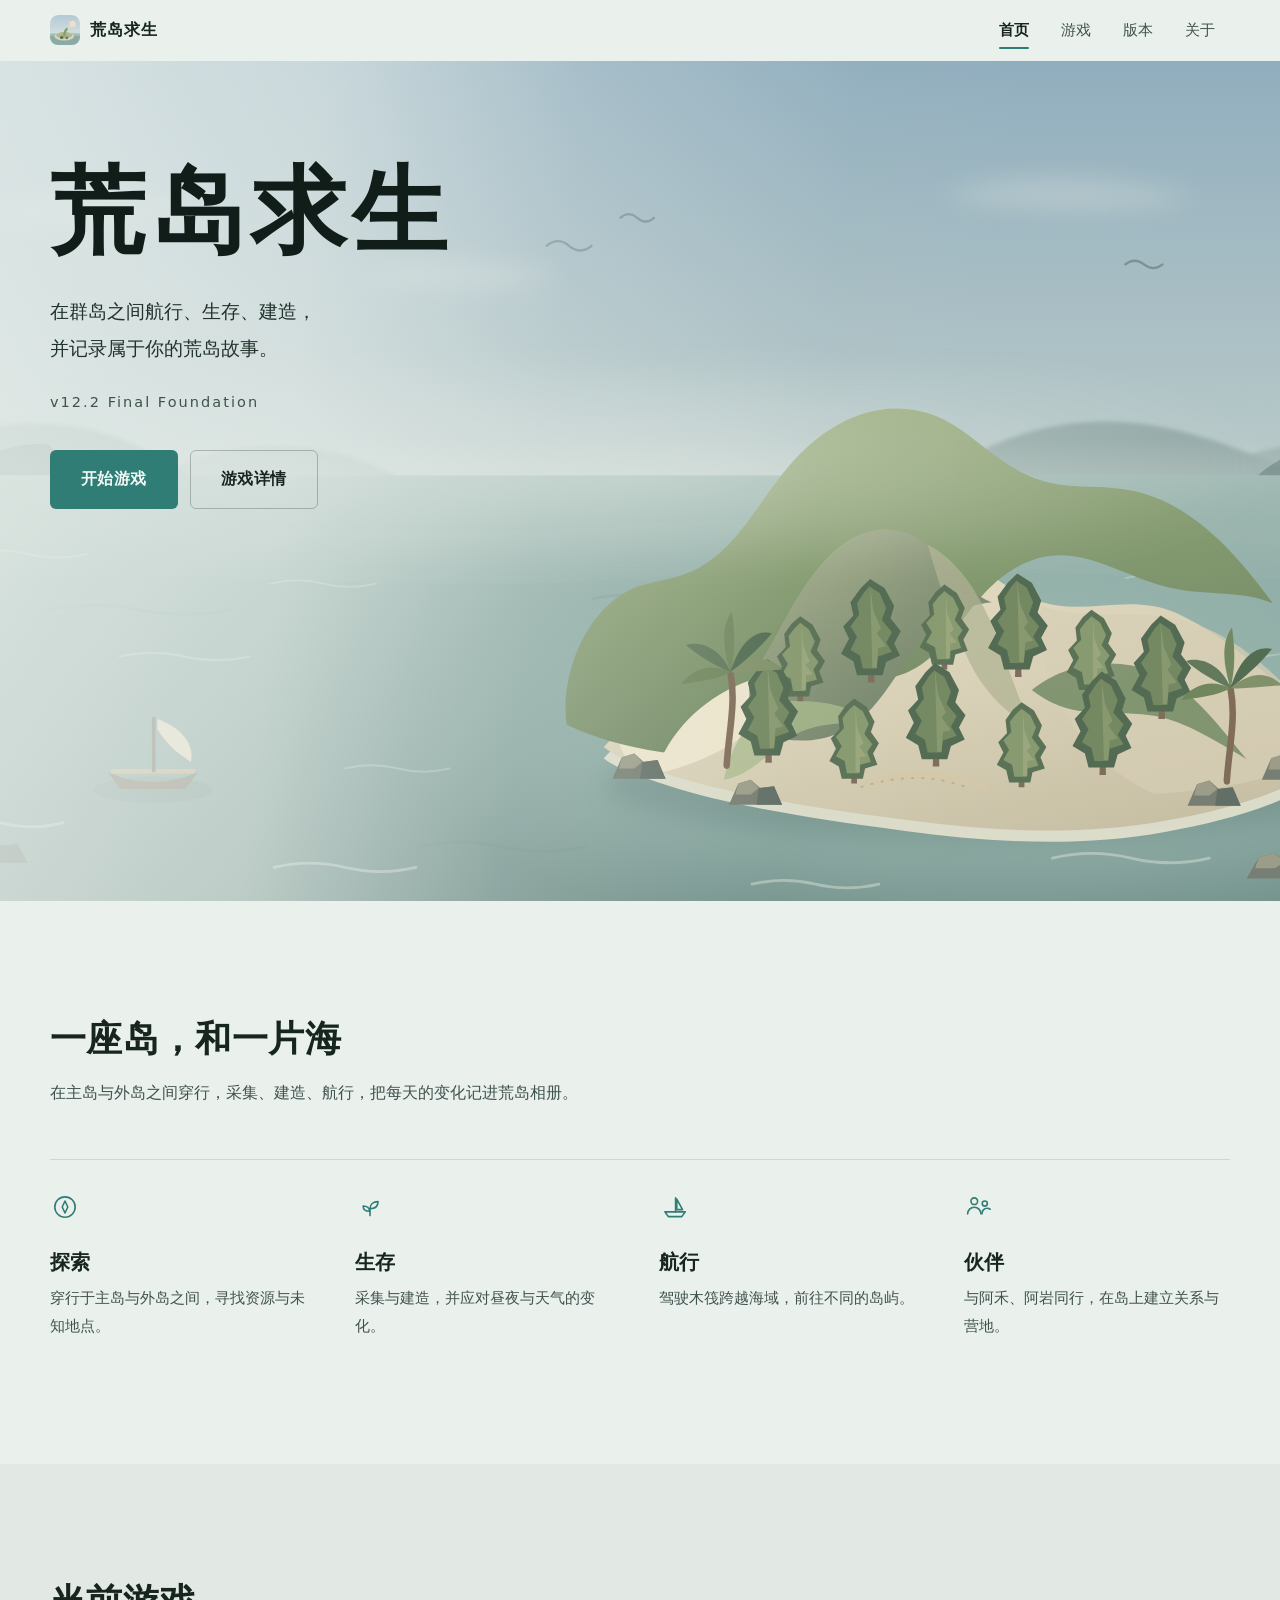
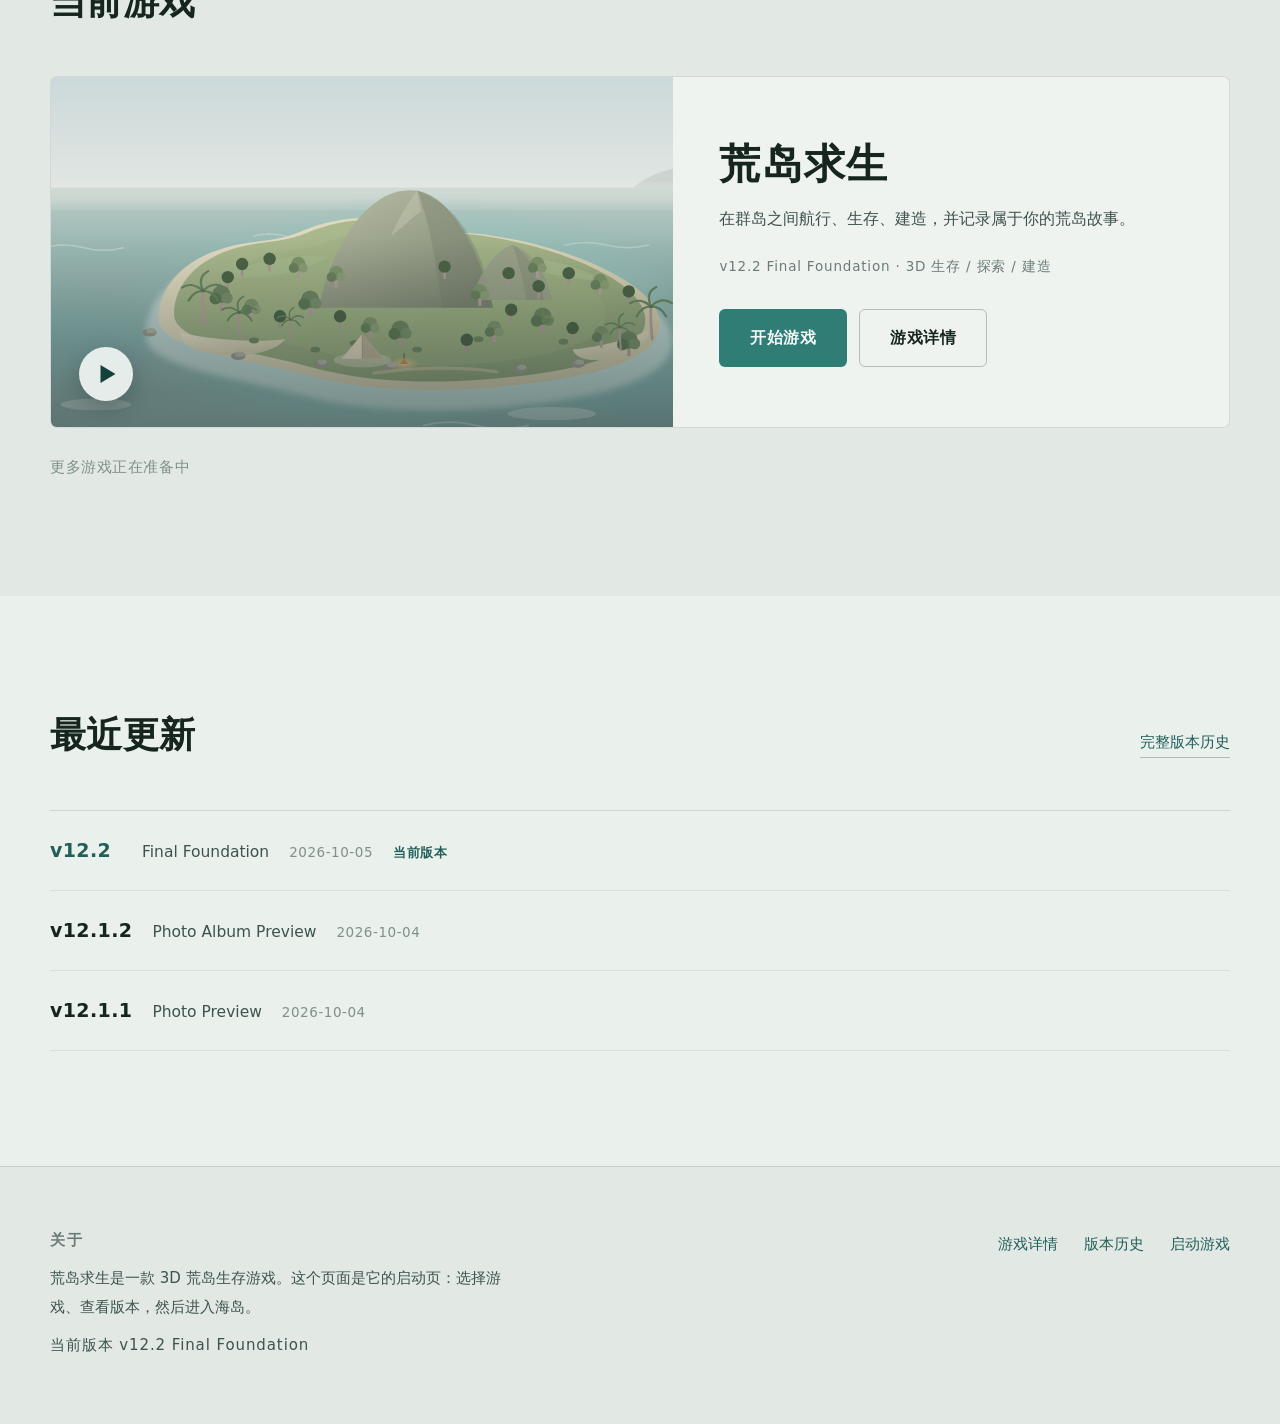
<file: index.html>
<!DOCTYPE html>
<html lang="zh-CN">
<head>
<meta charset="utf-8">
<meta name="viewport" content="width=device-width, initial-scale=1">
<title>荒岛求生</title>
<meta name="description" content="荒岛求生：在群岛之间航行、生存、建造，并记录属于你的荒岛故事。">
<link rel="icon" href="assets/icons/island-mark.svg" type="image/svg+xml">
<link rel="stylesheet" href="style.css?v=20261005-6">
</head>
<body class="page-home">
<a class="skip-link" href="#main">跳到主要内容</a>

<header class="site-header" id="siteHeader">
  <div class="shell header-inner">
    <a class="brand" href="index.html">
      <svg class="brand-mark" viewBox="0 0 40 40" aria-hidden="true">
        <defs>
          <linearGradient id="bmSky" x1="0" y1="0" x2="0" y2="1">
            <stop offset="0" stop-color="#b4c9d6"></stop>
            <stop offset="1" stop-color="#e6ebe6"></stop>
          </linearGradient>
        </defs>
        <rect width="40" height="40" rx="11" fill="url(#bmSky)"></rect>
        <circle cx="30" cy="12" r="4.4" fill="#f2e3c2" opacity="0.9"></circle>
        <path d="M0 25h40v15H0z" fill="#8baaa6"></path>
        <path d="M0 25c6-2 12 2 20 0s14-2 20 0v3H0z" fill="#a9c6bf" opacity="0.75"></path>
        <ellipse cx="19" cy="28.5" rx="13" ry="5.4" fill="#dbd5ba"></ellipse>
        <ellipse cx="19" cy="27" rx="10.6" ry="4.4" fill="#acba8f"></ellipse>
        <path d="M19 27c0-4 1.5-6.6 3.2-8.2" stroke="#8a9c73" stroke-width="3.2" fill="none" stroke-linecap="round"></path>
        <circle cx="15.6" cy="30" r="2.4" fill="#5e7753"></circle>
        <circle cx="22.4" cy="30.4" r="2" fill="#6c8460"></circle>
      </svg>
      <span class="brand-name">荒岛求生</span>
    </a>

    <button class="nav-toggle" id="navToggle" type="button" aria-expanded="false" aria-controls="primaryNav">
      <span class="nav-toggle-bars" aria-hidden="true"><i></i><i></i><i></i></span>
      <span>菜单</span>
    </button>

    <nav class="primary-nav" id="primaryNav" aria-label="主导航">
      <ul>
        <li><a href="index.html">首页</a></li>
        <li><a href="#games">游戏</a></li>
        <li><a href="versions.html">版本</a></li>
        <li><a href="#about">关于</a></li>
      </ul>
    </nav>
  </div>
</header>

<main id="main">

  <!-- ================= 启动 ================= -->
  <section class="hero" id="top">
    <div class="hero-art" aria-hidden="true"></div>
    <div class="hero-fog" aria-hidden="true"></div>
    <div class="hero-veil" aria-hidden="true"></div>

    <div class="shell hero-inner reveal">
      <h1>荒岛求生</h1>
      <p class="hero-lede">在群岛之间航行、生存、建造，<br>并记录属于你的荒岛故事。</p>
      <p class="hero-version" id="heroVersion">—</p>
      <div class="btn-row">
        <a class="btn btn-primary" id="heroPlay" href="games/island-survival.html">开始游戏</a>
        <a class="btn btn-line" href="game.html">游戏详情</a>
      </div>
    </div>

    <div class="hero-tide" aria-hidden="true">
      <svg viewBox="0 0 1200 200" preserveAspectRatio="none">
        <path d="M0 128 C 150 108, 300 150, 450 128 S 750 106, 900 132 S 1100 154, 1200 126 L1200 200 L0 200 Z" fill="currentColor" opacity="0.35"></path>
        <path d="M0 158 C 180 140, 340 180, 520 160 S 820 138, 1000 164 S 1140 180, 1200 162 L1200 200 L0 200 Z" fill="currentColor" opacity="0.6"></path>
      </svg>
    </div>
  </section>

  <!-- ================= 游戏简介 ================= -->
  <section class="section" id="intro">
    <div class="shell">
      <div class="section-head reveal">
        <h2 class="section-title">一座岛，和一片海</h2>
        <p class="section-desc" id="introLead">在主岛与外岛之间穿行，采集、建造、航行，把每天的变化记进荒岛相册。</p>
      </div>
      <div class="themes" id="introThemes"><!-- 由 app.js 渲染 --></div>
    </div>
  </section>

  <!-- ================= 游戏大厅 ================= -->
  <section class="section section--tint" id="games">
    <div class="shell">
      <div class="section-head reveal">
        <h2 class="section-title">当前游戏</h2>
      </div>
      <div id="lobbyGames"><!-- 由 app.js 渲染 --></div>
      <p class="lobby-more">更多游戏正在准备中</p>
    </div>
  </section>

  <!-- ================= 最近更新 ================= -->
  <section class="section" id="versions">
    <div class="shell">
      <div class="section-head section-head--row reveal">
        <h2 class="section-title">最近更新</h2>
        <a class="more-link" href="versions.html">完整版本历史</a>
      </div>
      <div class="releases" id="recentReleases"><!-- 由 app.js 渲染 --></div>
    </div>
  </section>

</main>

<footer class="site-footer" id="about">
  <div class="shell footer-inner">
    <div class="footer-about">
      <h2>关于</h2>
      <p>荒岛求生是一款 3D 荒岛生存游戏。这个页面是它的启动页：选择游戏、查看版本，然后进入海岛。</p>
      <p class="footer-version" id="footerVersion">—</p>
    </div>
    <nav class="footer-links" aria-label="页脚导航">
      <a href="game.html">游戏详情</a>
      <a href="versions.html">版本历史</a>
      <a href="games/island-survival.html">启动游戏</a>
    </nav>
  </div>
</footer>

<script src="data/games.js"></script>
<script src="data/releases.js?v=20261005-2"></script>
<script src="data/controls.js?v=20261005-3"></script>
<script src="data/screenshots.js"></script>
<script src="app.js?v=20261005-5"></script>
</body>
</html>
</file>
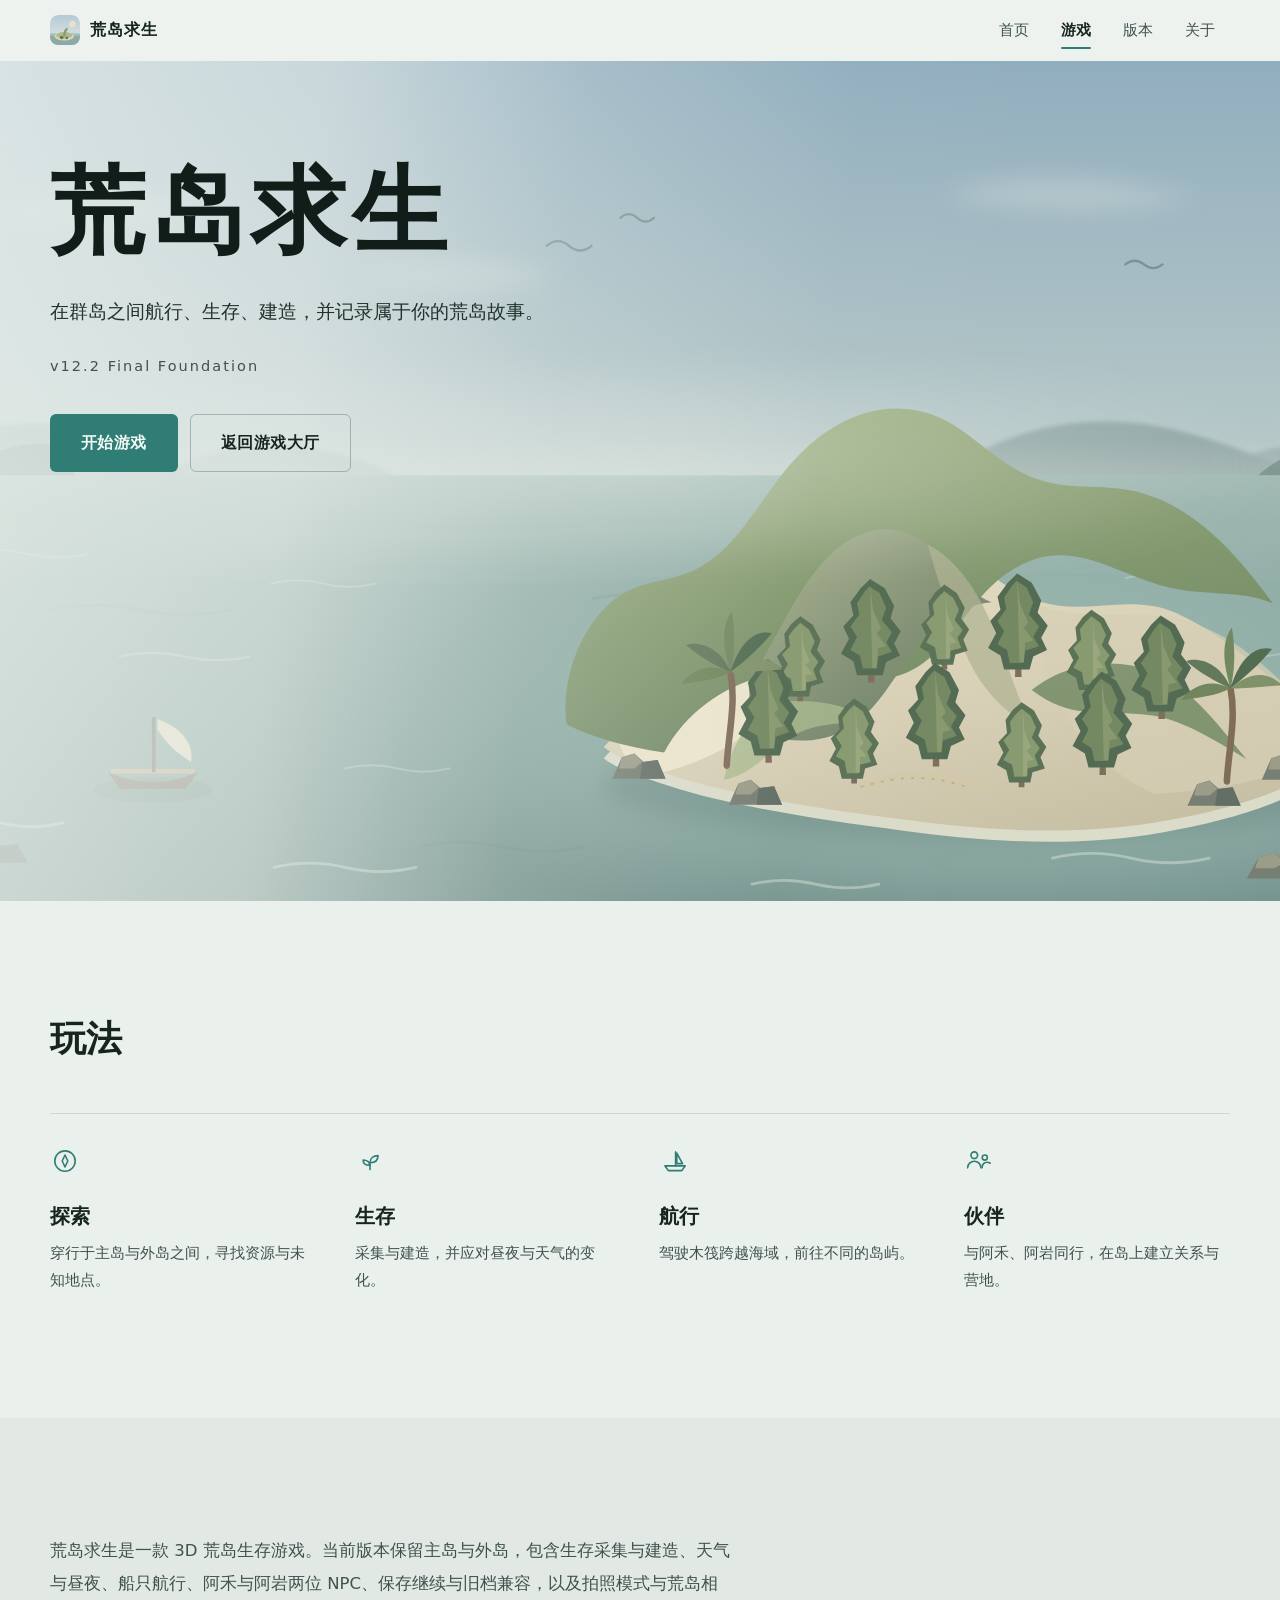
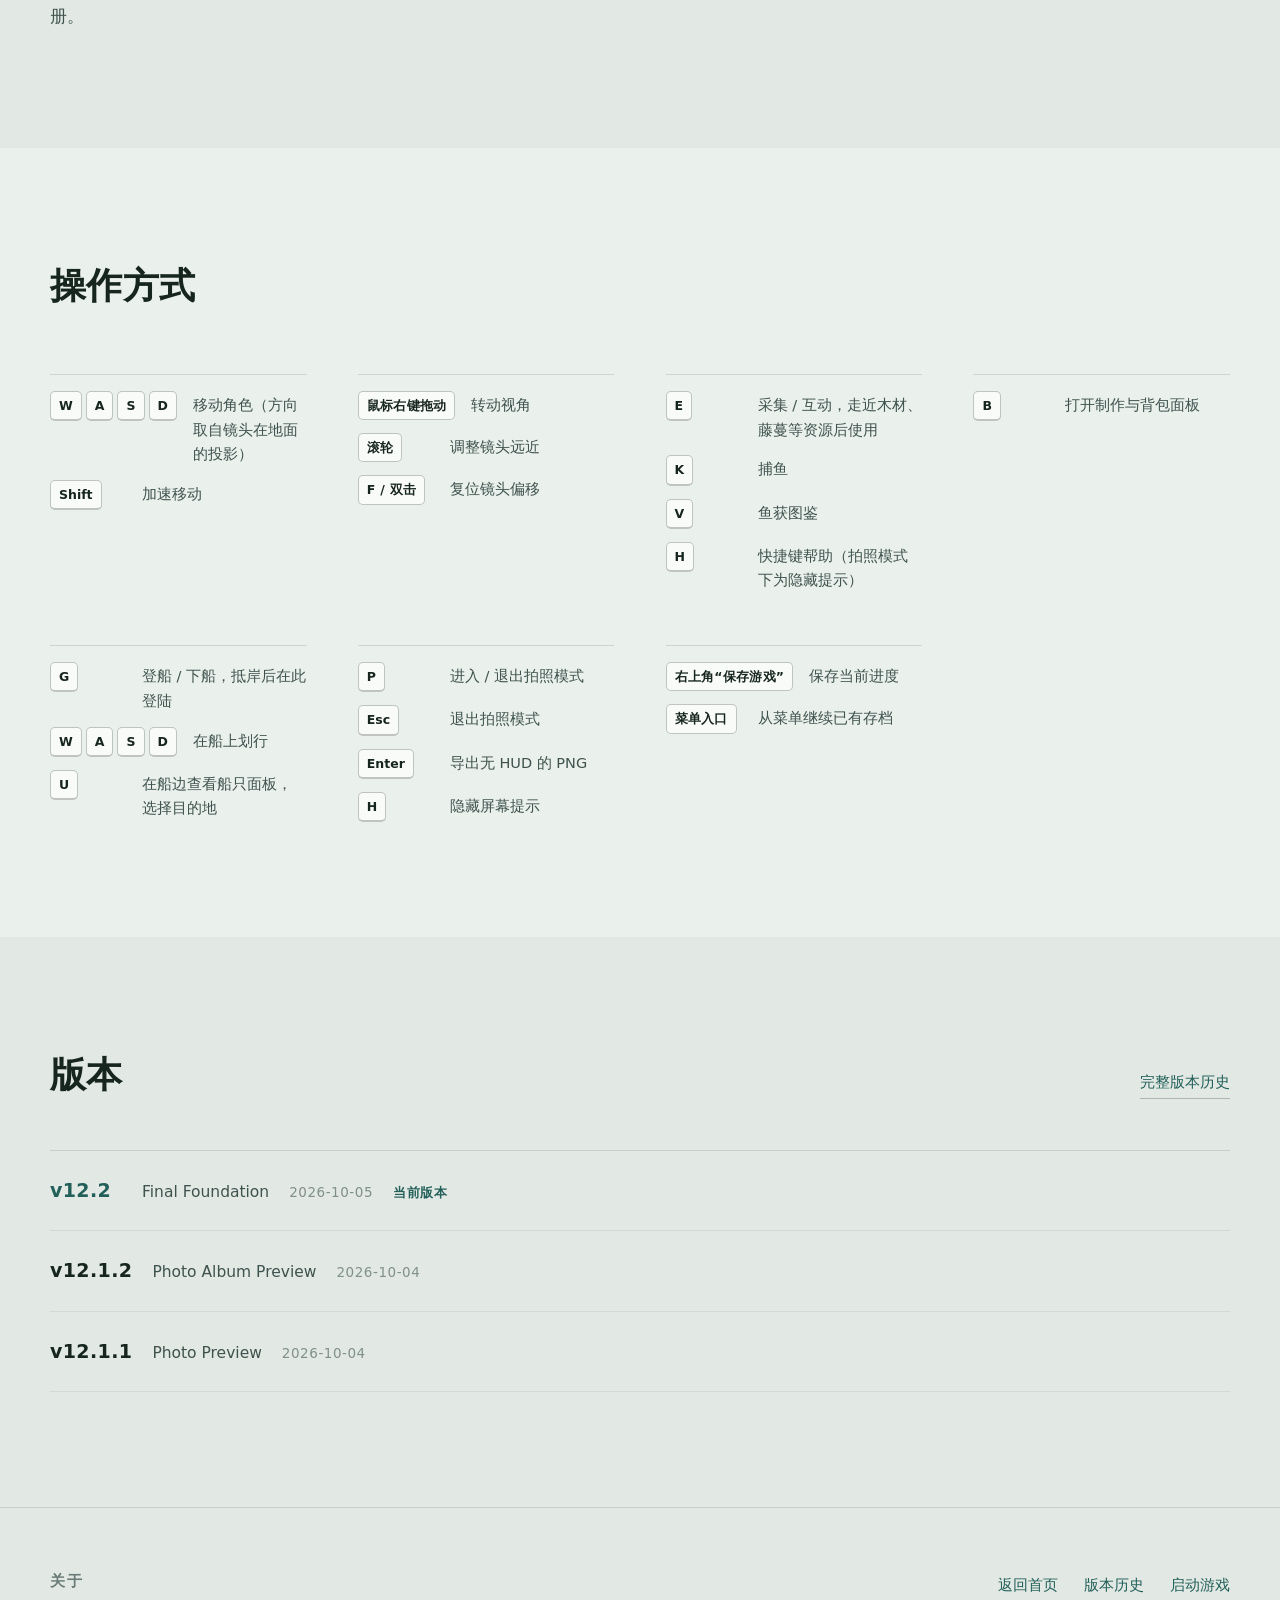
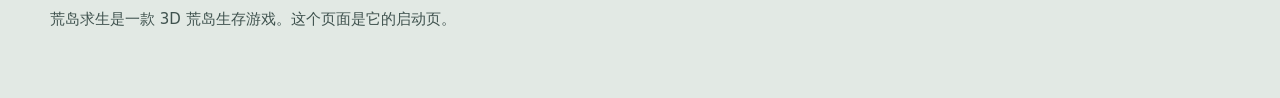
<file: game.html>
<!DOCTYPE html>
<html lang="zh-CN">
<head>
<meta charset="utf-8">
<meta name="viewport" content="width=device-width, initial-scale=1">
<title>荒岛求生 · 游戏详情</title>
<meta name="description" content="荒岛求生游戏详情：玩法、操作方式、当前版本与启动入口。">
<link rel="icon" href="assets/icons/island-mark.svg" type="image/svg+xml">
<link rel="stylesheet" href="style.css?v=20261005-6">
</head>
<body class="page-game">
<a class="skip-link" href="#main">跳到主要内容</a>

<header class="site-header" id="siteHeader">
  <div class="shell header-inner">
    <a class="brand" href="index.html">
      <svg class="brand-mark" viewBox="0 0 40 40" aria-hidden="true">
        <defs>
          <linearGradient id="bmSky" x1="0" y1="0" x2="0" y2="1">
            <stop offset="0" stop-color="#b4c9d6"></stop>
            <stop offset="1" stop-color="#e6ebe6"></stop>
          </linearGradient>
        </defs>
        <rect width="40" height="40" rx="11" fill="url(#bmSky)"></rect>
        <circle cx="30" cy="12" r="4.4" fill="#f2e3c2" opacity="0.9"></circle>
        <path d="M0 25h40v15H0z" fill="#8baaa6"></path>
        <path d="M0 25c6-2 12 2 20 0s14-2 20 0v3H0z" fill="#a9c6bf" opacity="0.75"></path>
        <ellipse cx="19" cy="28.5" rx="13" ry="5.4" fill="#dbd5ba"></ellipse>
        <ellipse cx="19" cy="27" rx="10.6" ry="4.4" fill="#acba8f"></ellipse>
        <path d="M19 27c0-4 1.5-6.6 3.2-8.2" stroke="#8a9c73" stroke-width="3.2" fill="none" stroke-linecap="round"></path>
        <circle cx="15.6" cy="30" r="2.4" fill="#5e7753"></circle>
        <circle cx="22.4" cy="30.4" r="2" fill="#6c8460"></circle>
      </svg>
      <span class="brand-name">荒岛求生</span>
    </a>

    <button class="nav-toggle" id="navToggle" type="button" aria-expanded="false" aria-controls="primaryNav">
      <span class="nav-toggle-bars" aria-hidden="true"><i></i><i></i><i></i></span>
      <span>菜单</span>
    </button>

    <nav class="primary-nav" id="primaryNav" aria-label="主导航">
      <ul>
        <li><a href="index.html">首页</a></li>
        <li><a href="index.html#games">游戏</a></li>
        <li><a href="versions.html">版本</a></li>
        <li><a href="index.html#about">关于</a></li>
      </ul>
    </nav>
  </div>
</header>

<main id="main">

  <!-- ================= 详情头图 ================= -->
  <section class="hero hero--detail" id="top">
    <div class="hero-art" aria-hidden="true"></div>
    <div class="hero-fog" aria-hidden="true"></div>
    <div class="hero-veil" aria-hidden="true"></div>
    <div class="shell hero-inner reveal">
      <h1 id="detailTitle">荒岛求生</h1>
      <p class="hero-lede" id="detailLede"></p>
      <p class="hero-version" id="detailVersion">—</p>
      <div class="btn-row" id="detailActions"></div>
    </div>
  </section>

  <!-- ================= 玩法 ================= -->
  <section class="section" id="play">
    <div class="shell">
      <div class="section-head reveal">
        <h2 class="section-title">玩法</h2>
      </div>
      <div class="themes" id="detailThemes"><!-- 由 app.js 渲染 --></div>
    </div>
  </section>

  <!-- ================= 介绍 ================= -->
  <section class="section section--tint" id="intro">
    <div class="shell">
      <div class="prose reveal" id="detailProse"><!-- 由 app.js 渲染 --></div>
    </div>
  </section>

  <!-- ================= 操作方式 ================= -->
  <section class="section" id="controls">
    <div class="shell">
      <div class="section-head section-head--row reveal">
        <h2 class="section-title">操作方式</h2>
      </div>
      <div class="controls" id="detailControls"><!-- 由 app.js 渲染 --></div>
    </div>
  </section>

  <!-- ================= 版本 ================= -->
  <section class="section section--tint" id="versions">
    <div class="shell">
      <div class="section-head section-head--row reveal">
        <h2 class="section-title">版本</h2>
        <a class="more-link" href="versions.html">完整版本历史</a>
      </div>
      <div class="releases" id="detailReleases"><!-- 由 app.js 渲染 --></div>
    </div>
  </section>

  <!-- ================= 画面 ================= -->
  <section class="section section--tight" id="shots">
    <div class="shell">
      <div id="detailShots" class="reveal"><!-- 由 app.js 渲染 --></div>
    </div>
  </section>

</main>

<footer class="site-footer">
  <div class="shell footer-inner">
    <div class="footer-about">
      <h2>关于</h2>
      <p>荒岛求生是一款 3D 荒岛生存游戏。这个页面是它的启动页。</p>
    </div>
    <nav class="footer-links" aria-label="页脚导航">
      <a href="index.html">返回首页</a>
      <a href="versions.html">版本历史</a>
      <a href="games/island-survival.html">启动游戏</a>
    </nav>
  </div>
</footer>

<script src="data/games.js"></script>
<script src="data/releases.js?v=20261005-2"></script>
<script src="data/controls.js?v=20261005-3"></script>
<script src="data/screenshots.js"></script>
<script src="app.js?v=20261005-5"></script>
</body>
</html>
</file>
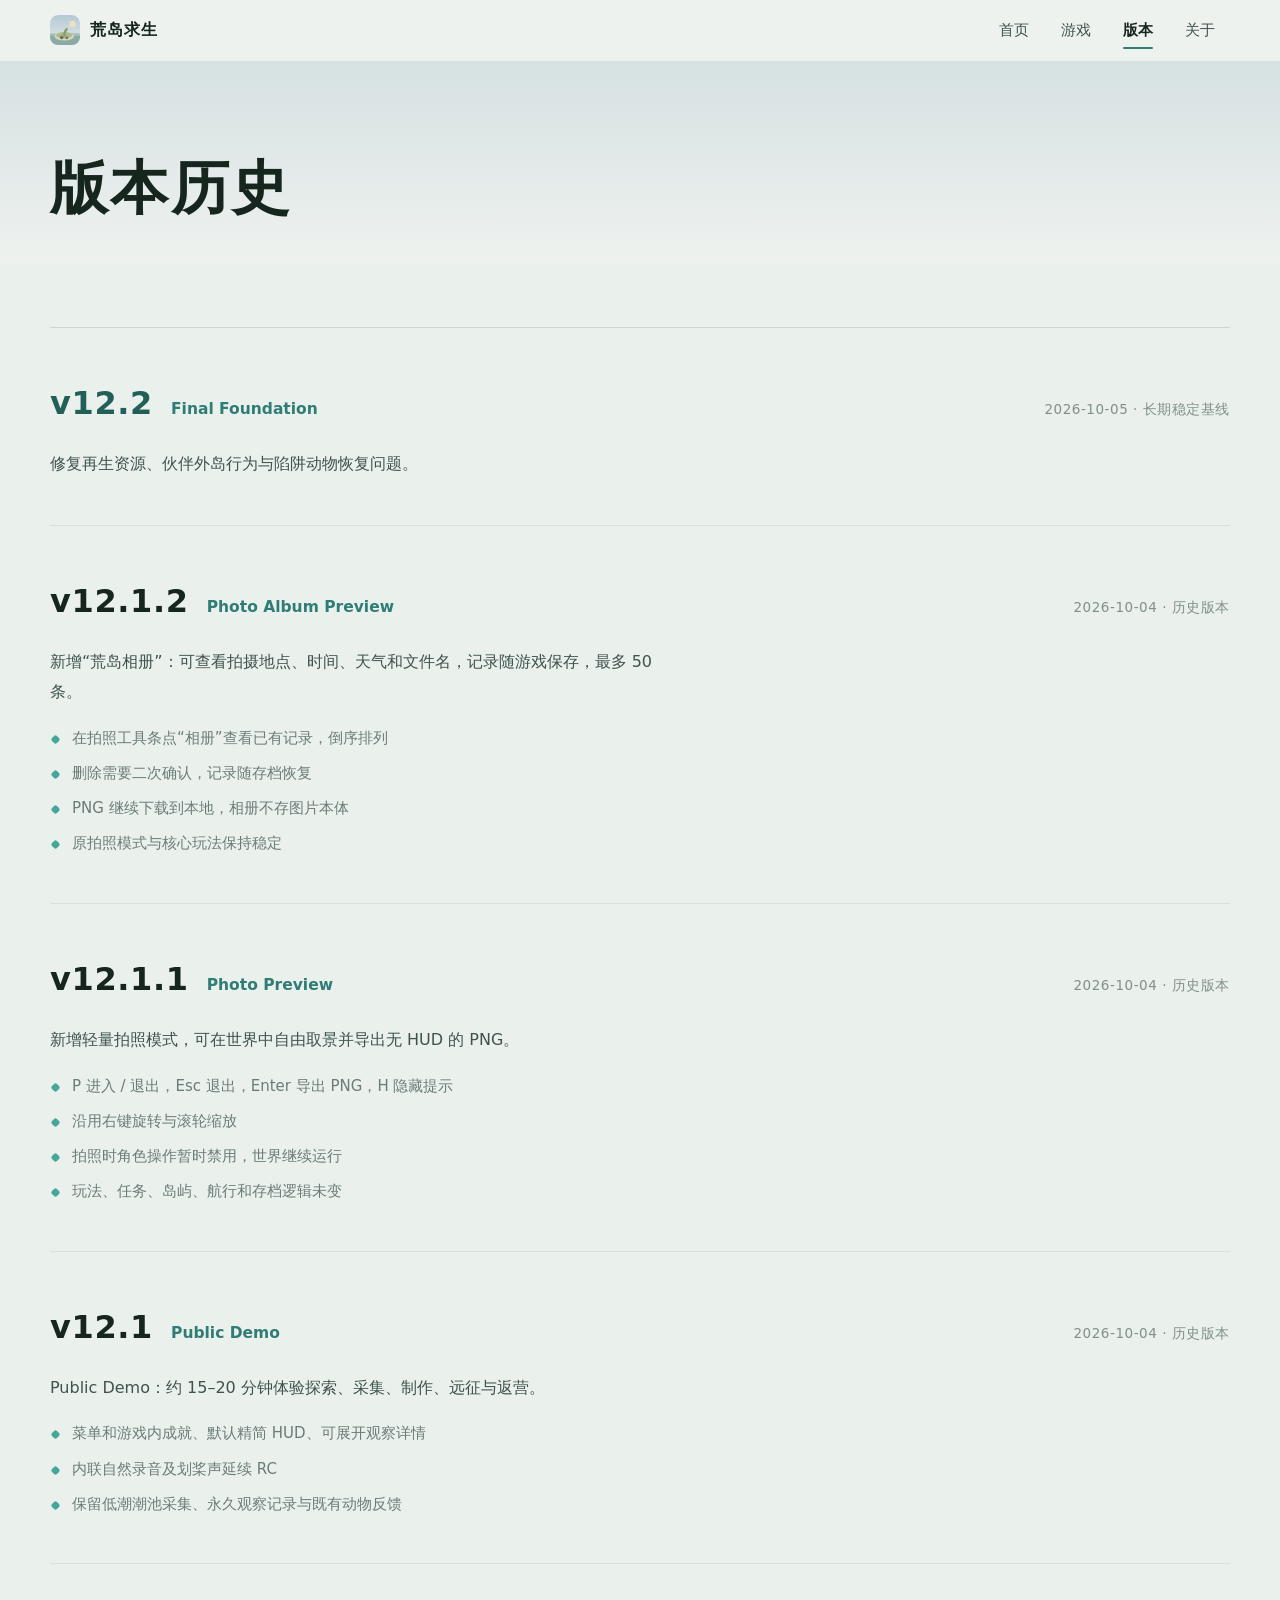
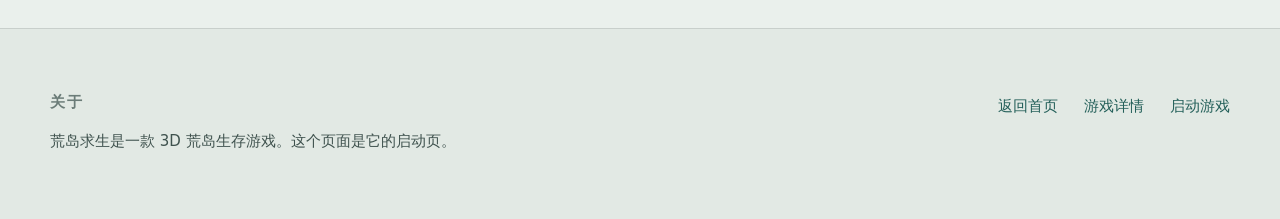
<file: versions.html>
<!DOCTYPE html>
<html lang="zh-CN">
<head>
<meta charset="utf-8">
<meta name="viewport" content="width=device-width, initial-scale=1">
<title>版本历史 · 荒岛求生</title>
<meta name="description" content="荒岛求生的版本历史与更新记录。">
<link rel="icon" href="assets/icons/island-mark.svg" type="image/svg+xml">
<link rel="stylesheet" href="style.css?v=20261005-6">
</head>
<body class="page-versions">
<a class="skip-link" href="#main">跳到主要内容</a>

<header class="site-header" id="siteHeader">
  <div class="shell header-inner">
    <a class="brand" href="index.html">
      <svg class="brand-mark" viewBox="0 0 40 40" aria-hidden="true">
        <defs>
          <linearGradient id="bmSky" x1="0" y1="0" x2="0" y2="1">
            <stop offset="0" stop-color="#b4c9d6"></stop>
            <stop offset="1" stop-color="#e6ebe6"></stop>
          </linearGradient>
        </defs>
        <rect width="40" height="40" rx="11" fill="url(#bmSky)"></rect>
        <circle cx="30" cy="12" r="4.4" fill="#f2e3c2" opacity="0.9"></circle>
        <path d="M0 25h40v15H0z" fill="#8baaa6"></path>
        <path d="M0 25c6-2 12 2 20 0s14-2 20 0v3H0z" fill="#a9c6bf" opacity="0.75"></path>
        <ellipse cx="19" cy="28.5" rx="13" ry="5.4" fill="#dbd5ba"></ellipse>
        <ellipse cx="19" cy="27" rx="10.6" ry="4.4" fill="#acba8f"></ellipse>
        <path d="M19 27c0-4 1.5-6.6 3.2-8.2" stroke="#8a9c73" stroke-width="3.2" fill="none" stroke-linecap="round"></path>
        <circle cx="15.6" cy="30" r="2.4" fill="#5e7753"></circle>
        <circle cx="22.4" cy="30.4" r="2" fill="#6c8460"></circle>
      </svg>
      <span class="brand-name">荒岛求生</span>
    </a>

    <button class="nav-toggle" id="navToggle" type="button" aria-expanded="false" aria-controls="primaryNav">
      <span class="nav-toggle-bars" aria-hidden="true"><i></i><i></i><i></i></span>
      <span>菜单</span>
    </button>

    <nav class="primary-nav" id="primaryNav" aria-label="主导航">
      <ul>
        <li><a href="index.html">首页</a></li>
        <li><a href="index.html#games">游戏</a></li>
        <li><a href="versions.html">版本</a></li>
        <li><a href="index.html#about">关于</a></li>
      </ul>
    </nav>
  </div>
</header>

<main id="main">
  <section class="page-head">
    <div class="shell">
      <h1>版本历史</h1>
      <p class="page-lede">当前长期稳定基线为 v12.2 Final Foundation。内容整理自正式说明与验收报告。</p>
    </div>
  </section>

  <section class="section section--tight">
    <div class="shell">
      <div class="timeline" id="releaseTimeline"><!-- 由 app.js 渲染 --></div>
    </div>
  </section>
</main>

<footer class="site-footer">
  <div class="shell footer-inner">
    <div class="footer-about">
      <h2>关于</h2>
      <p>荒岛求生是一款 3D 荒岛生存游戏。这个页面是它的启动页。</p>
    </div>
    <nav class="footer-links" aria-label="页脚导航">
      <a href="index.html">返回首页</a>
      <a href="game.html">游戏详情</a>
      <a href="games/island-survival.html">启动游戏</a>
    </nav>
  </div>
</footer>

<script src="data/games.js"></script>
<script src="data/releases.js?v=20261005-2"></script>
<script src="data/controls.js?v=20261005-3"></script>
<script src="data/screenshots.js"></script>
<script src="app.js?v=20261005-5"></script>
</body>
</html>
</file>
<file: style.css>
/* =========================================================================
   荒岛求生启动中心 —— 样式表
   视觉基准：游戏本体菜单背景（低多边形 / 薄雾 / 低饱和海岛）
   原则：场景与留白优先，减少卡片、减少圆角、减少装饰
   ========================================================================= */

/* ---------- 设计变量 ---------- */
:root {
  /* 天空与雾 */
  --sky-50: #f4f7f4;
  --sky-100: #eaf0ec;
  --sky-200: #e2e9e4;
  --sky-300: #dde4e0;
  --sky-400: #c6d5d8;

  /* 海水 */
  --sea-200: #d9e4e0;
  --sea-300: #b7c9c4;
  --sea-400: #9bb8b3;
  --sea-500: #8baaa6;

  /* 岛屿 */
  --grass-300: #acba8f;
  --grass-500: #8a9c73;
  --grass-700: #5e7753;
  --sand-200: #e9e4ce;

  /* 强调色（游戏 UI 的 teal） */
  --accent-700: #235f59;
  --accent-600: #2f7d75;
  --accent-500: #45a79a;
  --accent-300: #6fd3c7;

  /* 文字 */
  --ink: #17251f;
  --ink-soft: #3f524e;
  --ink-mute: #6b7c78;
  --ink-faint: #81908b;

  /* 线条 */
  --line: rgba(23, 37, 31, 0.13);
  --line-soft: rgba(23, 37, 31, 0.08);
  --line-strong: rgba(23, 37, 31, 0.26);

  --r-sm: 6px;
  --r: 10px;
  --r-lg: 14px;

  --shell: 1180px;
  --header-h: 60px;

  --font: "PingFang SC", "Hiragino Sans GB", "Microsoft YaHei", "Noto Sans SC",
    "Source Han Sans SC", system-ui, -apple-system, "Segoe UI", sans-serif;

  --ease: cubic-bezier(0.22, 0.61, 0.36, 1);
}

/* ---------- 基础 ---------- */
* {
  box-sizing: border-box;
}

html {
  scroll-behavior: smooth;
  -webkit-text-size-adjust: 100%;
}

body {
  margin: 0;
  font-family: var(--font);
  font-size: 16px;
  line-height: 1.85;
  color: var(--ink);
  background: var(--sky-100);
  -webkit-font-smoothing: antialiased;
}

h1,
h2,
h3 {
  margin: 0;
  font-weight: 800;
  line-height: 1.28;
  letter-spacing: 0.01em;
}

p {
  margin: 0;
}

ul,
ol,
dl,
dd {
  margin: 0;
  padding: 0;
}

li {
  list-style: none;
}

a {
  color: var(--accent-700);
  text-decoration: none;
}

img,
svg {
  max-width: 100%;
}

code {
  font-family: ui-monospace, SFMono-Regular, Menlo, Consolas, monospace;
  font-size: 0.9em;
}

:focus-visible {
  outline: 3px solid var(--accent-600);
  outline-offset: 3px;
  border-radius: 3px;
}

::selection {
  background: rgba(111, 211, 199, 0.4);
}

.shell {
  width: min(100% - 48px, var(--shell));
  margin: 0 auto;
}

.skip-link {
  position: absolute;
  left: -9999px;
  top: 0;
  z-index: 200;
  padding: 12px 20px;
  background: var(--ink);
  color: #fff;
}

.skip-link:focus {
  left: 0;
}

.more-link {
  font-size: 14.5px;
  color: var(--accent-700);
  border-bottom: 1px solid var(--line-strong);
  padding-bottom: 2px;
  white-space: nowrap;
}

.more-link:hover {
  border-bottom-color: var(--accent-600);
}

/* ---------- 顶部导航 ---------- */
.site-header {
  position: sticky;
  top: 0;
  z-index: 60;
  background: rgba(238, 242, 239, 0.82);
  backdrop-filter: blur(16px) saturate(1.05);
  -webkit-backdrop-filter: blur(16px) saturate(1.05);
  border-bottom: 1px solid transparent;
  transition: background 0.3s var(--ease), border-color 0.3s var(--ease);
}

/* 首页顶部：完全透明，让 Hero 场景连成一片 */
.page-home .site-header:not(.is-scrolled) {
  background: transparent;
  backdrop-filter: none;
  -webkit-backdrop-filter: none;
}

.site-header.is-scrolled {
  background: rgba(240, 244, 241, 0.92);
  border-bottom-color: var(--line-soft);
}

.header-inner {
  height: var(--header-h);
  display: flex;
  align-items: center;
  justify-content: space-between;
  gap: 20px;
}

.brand {
  display: flex;
  align-items: center;
  gap: 10px;
  color: var(--ink);
}

.brand-mark {
  width: 30px;
  height: 30px;
  flex: none;
  border-radius: 8px;
}

.brand-name {
  font-size: 16px;
  font-weight: 800;
  letter-spacing: 0.06em;
}

.primary-nav ul {
  display: flex;
  align-items: center;
  gap: 2px;
}

.primary-nav a {
  position: relative;
  display: block;
  padding: 8px 15px;
  font-size: 14.5px;
  color: var(--ink-soft);
  border-radius: var(--r-sm);
  transition: color 0.2s var(--ease);
}

.primary-nav a:hover {
  color: var(--accent-700);
}

.primary-nav a.is-active {
  color: var(--ink);
  font-weight: 700;
}

.primary-nav a.is-active::after {
  content: "";
  position: absolute;
  left: 15px;
  right: 15px;
  bottom: 2px;
  height: 2px;
  border-radius: 2px;
  background: var(--accent-600);
}

.nav-toggle {
  display: none;
  align-items: center;
  gap: 8px;
  min-height: 44px;
  padding: 8px 13px;
  font: inherit;
  font-size: 13.5px;
  font-weight: 700;
  color: var(--ink);
  background: rgba(255, 255, 255, 0.5);
  border: 1px solid var(--line);
  border-radius: var(--r-sm);
  cursor: pointer;
}

.nav-toggle-bars {
  display: flex;
  flex-direction: column;
  gap: 3px;
}

.nav-toggle-bars i {
  display: block;
  width: 15px;
  height: 2px;
  border-radius: 2px;
  background: var(--ink);
}

/* ---------- 按钮 ---------- */
.btn {
  display: inline-flex;
  align-items: center;
  justify-content: center;
  padding: 14px 30px;
  border: 1px solid transparent;
  border-radius: var(--r-sm);
  font-size: 15.5px;
  font-weight: 700;
  letter-spacing: 0.03em;
  cursor: pointer;
  transition: transform 0.2s var(--ease), background 0.2s var(--ease),
    border-color 0.2s var(--ease), color 0.2s var(--ease);
}

.btn:hover {
  transform: translateY(-1px);
}

.btn-primary {
  background: var(--accent-600);
  color: #f2f9f7;
}

.btn-primary:hover {
  background: #278a80;
}

.btn-line {
  background: transparent;
  border-color: var(--line-strong);
  color: var(--ink);
}

.btn-line:hover {
  background: rgba(255, 255, 255, 0.6);
  border-color: var(--ink-mute);
}

.btn-row {
  display: flex;
  flex-wrap: wrap;
  gap: 12px;
  margin-top: 34px;
}

/* ---------- Hero ---------- */
.hero {
  position: relative;
  display: flex;
  align-items: flex-start;
  min-height: clamp(680px, calc(100svh - var(--header-h)), 980px);
  padding: 0 0 clamp(62px, 7vw, 92px);
  overflow: hidden;
  background: linear-gradient(180deg, #b5c6c6 0%, #a9bfbb 100%);
}

.hero-art {
  position: absolute;
  inset: 0;
  background: url("assets/scene/hero-island.svg?v=20261005-2") no-repeat center center / cover;
  animation: artBreathe 40s var(--ease) infinite alternate;
}

@keyframes artBreathe {
  from {
    transform: scale(1);
  }
  to {
    transform: scale(1.035);
  }
}

.hero-veil {
  position: absolute;
  inset: 0;
  background: linear-gradient(
    96deg,
    rgba(235, 241, 237, 0.78) 0%,
    rgba(235, 241, 237, 0.62) 24%,
    rgba(235, 241, 237, 0.24) 43%,
    rgba(235, 241, 237, 0.02) 63%,
    rgba(235, 241, 237, 0) 78%
  );
}

/* 薄雾留在海平线附近，给主岛保留清楚的前后关系。 */
.hero-fog {
  position: absolute;
  left: -12%;
  right: -12%;
  top: 37%;
  height: 22%;
  background: radial-gradient(58% 100% at 50% 50%, rgba(239, 243, 237, 0.36), rgba(239, 243, 237, 0) 72%);
  filter: blur(20px);
  animation: fogDrift 54s ease-in-out infinite alternate;
  pointer-events: none;
}

@keyframes fogDrift {
  from {
    transform: translateX(-5%);
  }
  to {
    transform: translateX(5%);
  }
}

.hero-tide {
  position: absolute;
  left: -6%;
  bottom: -4px;
  width: 112%;
  height: clamp(52px, 7vw, 92px);
  color: rgba(226, 235, 229, 0.3);
  pointer-events: none;
  animation: tideDrift 30s ease-in-out infinite alternate;
}

@keyframes tideDrift {
  from {
    transform: translateX(-1.4%);
  }
  to {
    transform: translateX(1.4%);
  }
}

.hero-inner {
  position: relative;
  z-index: 3;
  margin: clamp(58px, 10vh, 112px) auto 0;
  padding-bottom: clamp(34px, 5vh, 62px);
}

.hero h1 {
  font-size: clamp(46px, 7.4vw, 96px);
  letter-spacing: 0.06em;
  color: #101d18;
}

.hero-lede {
  margin-top: 22px;
  max-width: 22em;
  font-size: clamp(17px, 1.5vw, 21px);
  line-height: 1.9;
  color: #22332d;
}

.hero-version {
  margin-top: 22px;
  font-size: 14.5px;
  letter-spacing: 0.14em;
  color: var(--ink-soft);
}

.hero--detail .hero-lede {
  max-width: 30em;
}

/* ---------- 区块 ---------- */
.section {
  padding: clamp(78px, 9vw, 132px) 0;
  scroll-margin-top: var(--header-h);
}

.section--tint {
  background: var(--sky-200);
}

.section--tight {
  padding: clamp(48px, 5vw, 72px) 0;
}

.section-head {
  max-width: 640px;
  margin-bottom: clamp(34px, 4vw, 56px);
}

.section-head--row {
  max-width: none;
  display: flex;
  align-items: baseline;
  justify-content: space-between;
  gap: 20px;
  flex-wrap: wrap;
}

.section-title {
  font-size: clamp(25px, 3vw, 36px);
  color: var(--ink);
}

.section-desc {
  margin-top: 16px;
  font-size: 16px;
  color: var(--ink-soft);
  max-width: 46em;
}

.page-head {
  padding: clamp(60px, 7vw, 104px) 0 clamp(28px, 3vw, 44px);
  background: linear-gradient(180deg, #d6e1e2 0%, #eef2ef 100%);
}

.page-head h1 {
  font-size: clamp(34px, 5vw, 58px);
  letter-spacing: 0.04em;
}

.page-lede {
  margin-top: 18px;
  max-width: 40em;
  font-size: 16.5px;
  color: var(--ink-soft);
}

.page-versions .page-lede {
  display: none;
}

/* ---------- 玩法主题 ---------- */
.themes {
  display: grid;
  grid-template-columns: repeat(4, minmax(0, 1fr));
  column-gap: clamp(24px, 3vw, 42px);
  border-top: 1px solid var(--line);
}

.theme {
  padding: 32px 0 8px;
}

.theme-icon {
  width: 30px;
  height: 30px;
  color: var(--accent-600);
}

.theme h3 {
  margin: 18px 0 10px;
  font-size: 20px;
}

.theme p {
  font-size: 15px;
  line-height: 1.85;
  color: var(--ink-soft);
}

/* ---------- 游戏大厅 ---------- */
.game-plate {
  display: grid;
  grid-template-columns: minmax(0, 1.12fr) minmax(0, 1fr);
  border: 1px solid var(--line);
  border-radius: 7px;
  overflow: hidden;
  background: rgba(255, 255, 255, 0.46);
}

.game-plate-art {
  position: relative;
  display: block;
  background: var(--sea-300);
}

.cover {
  display: block;
  width: 100%;
  aspect-ratio: 16 / 9;
  background-color: var(--sea-300);
  background-image: url("assets/scene/isle-cover.svg");
  background-repeat: no-repeat;
  background-size: 168%;
  background-position: 62% 82%;
}

.lobby-additional {
  display: grid;
  grid-template-columns: repeat(auto-fit, minmax(min(100%, 360px), 1fr));
  gap: 16px;
  margin-top: 20px;
}

.game-plate--compact {
  grid-template-columns: minmax(0, 0.86fr) minmax(0, 1fr);
}

.game-plate--compact .cover {
  aspect-ratio: 4 / 3;
}

.game-plate--compact .game-plate-body {
  padding: clamp(22px, 2.6vw, 34px);
}

.game-plate--compact .game-plate-title {
  font-size: clamp(24px, 2.5vw, 32px);
}

.game-plate--compact .game-plate-actions {
  gap: 8px;
  margin-top: 20px;
}

.game-plate--compact .btn {
  padding: 11px 16px;
  font-size: 14px;
}

.cover[data-cover="sea"] {
  background-position: 30% 80%;
}

.cover[data-cover="forest"] {
  background-position: 72% 56%;
}

.cover[data-cover="dawn"] {
  background-position: 52% 30%;
}

.game-plate-veil {
  position: absolute;
  inset: 0;
  background: linear-gradient(180deg, rgba(14, 31, 36, 0) 46%, rgba(14, 31, 36, 0.42) 100%);
}

.game-plate-play {
  position: absolute;
  left: 28px;
  bottom: 26px;
  width: 54px;
  height: 54px;
  border-radius: 50%;
  background: rgba(240, 246, 244, 0.92);
  box-shadow: 0 8px 22px rgba(14, 31, 36, 0.24);
}

.game-plate-play::before {
  content: "";
  position: absolute;
  top: 50%;
  left: 54%;
  width: 0;
  height: 0;
  border-style: solid;
  border-width: 9px 0 9px 15px;
  border-color: transparent transparent transparent #16403c;
  transform: translate(-50%, -50%);
}

.game-plate-body {
  display: flex;
  flex-direction: column;
  justify-content: center;
  padding: clamp(30px, 3.6vw, 52px);
}

.game-plate-title {
  font-size: clamp(28px, 3.2vw, 42px);
  letter-spacing: 0.03em;
}

.game-plate-sub {
  margin-top: 14px;
  font-size: 16px;
  color: var(--ink-soft);
  max-width: 30em;
}

.game-plate-meta {
  margin-top: 20px;
  font-size: 13.5px;
  letter-spacing: 0.06em;
  color: var(--ink-mute);
}

.game-plate-actions {
  display: flex;
  flex-wrap: wrap;
  gap: 12px;
  margin-top: 30px;
}

.lobby-more {
  margin-top: 26px;
  font-size: 14.5px;
  color: var(--ink-faint);
  letter-spacing: 0.04em;
}

.lobby-slots {
  display: grid;
  grid-template-columns: repeat(3, minmax(0, 1fr));
  gap: 16px;
  margin-top: 20px;
  opacity: 0.55;
}

.lobby-slot {
  display: block;
  height: 72px;
  border: 1px dashed var(--line);
  border-radius: var(--r);
}

/* ---------- 版本（紧凑列表） ---------- */
.release-list {
  border-top: 1px solid var(--line);
}

.release-row {
  display: flex;
  flex-wrap: wrap;
  align-items: baseline;
  gap: 6px 20px;
  padding: 22px 0;
  border-bottom: 1px solid var(--line-soft);
}

.release-ver {
  font-size: 19px;
  font-weight: 800;
  letter-spacing: 0.02em;
  min-width: 72px;
}

.release-row.is-current .release-ver {
  color: var(--accent-700);
}

.release-name {
  font-size: 15.5px;
  color: var(--ink-soft);
}

.release-date {
  font-size: 13.5px;
  color: var(--ink-faint);
  letter-spacing: 0.04em;
}

.release-now {
  font-size: 12.5px;
  font-weight: 600;
  letter-spacing: 0.04em;
  color: var(--accent-700);
}

/* ---------- 版本（完整时间线） ---------- */
.timeline-list {
  border-top: 1px solid var(--line);
}

.timeline-entry {
  padding: clamp(32px, 3.6vw, 52px) 0;
  border-bottom: 1px solid var(--line-soft);
}

.timeline-head {
  display: flex;
  flex-wrap: wrap;
  align-items: baseline;
  gap: 6px 18px;
}

.timeline-ver {
  font-size: clamp(23px, 2.6vw, 32px);
  font-weight: 800;
  letter-spacing: 0.02em;
}

.timeline-entry.is-current .timeline-ver {
  color: var(--accent-700);
}

.timeline-name {
  font-size: 15.5px;
  font-weight: 700;
  color: var(--accent-600);
}

.timeline-date {
  margin-left: auto;
  font-size: 13.5px;
  color: var(--ink-faint);
  letter-spacing: 0.04em;
}

.timeline-summary {
  margin-top: 16px;
  max-width: 62ch;
  font-size: 16px;
  color: var(--ink-soft);
}

.timeline-points {
  margin-top: 18px;
  display: grid;
  gap: 9px;
  max-width: 68ch;
}

.timeline-points li {
  position: relative;
  padding-left: 22px;
  font-size: 15px;
  line-height: 1.75;
  color: var(--ink-mute);
}

.timeline-points li::before {
  content: "";
  position: absolute;
  left: 2px;
  top: 11px;
  width: 7px;
  height: 7px;
  border-radius: 2px;
  background: var(--accent-500);
  transform: rotate(45deg);
}

/* ---------- 正文 ---------- */
.prose {
  max-width: 68ch;
}

.prose p {
  font-size: 16.5px;
  line-height: 2;
  color: var(--ink-soft);
}

.prose p + p {
  margin-top: 18px;
}

/* ---------- 操作方式 ---------- */
.controls {
  display: grid;
  grid-template-columns: repeat(auto-fit, minmax(252px, 1fr));
  gap: clamp(30px, 3vw, 48px) clamp(32px, 4vw, 60px);
}

.control-col h3 {
  font-size: 17px;
  padding-bottom: 14px;
  margin-bottom: 16px;
  border-bottom: 1px solid var(--line);
}

.control-rows {
  display: grid;
  gap: 13px;
}

.control-row {
  display: grid;
  grid-template-columns: minmax(76px, auto) 1fr;
  gap: 16px;
  align-items: baseline;
}

.control-key {
  display: flex;
  flex-wrap: wrap;
  gap: 4px;
}

.control-desc {
  font-size: 14.5px;
  line-height: 1.7;
  color: var(--ink-soft);
}

.control-note {
  margin-top: 16px;
  font-size: 13.5px;
  line-height: 1.8;
  color: var(--ink-faint);
}

kbd,
.key-label {
  display: inline-block;
  padding: 2px 8px;
  border: 1px solid var(--line-strong);
  border-bottom-width: 2px;
  border-radius: 5px;
  background: rgba(255, 255, 255, 0.7);
  color: var(--ink);
  font-family: var(--font);
  font-size: 12.5px;
  font-weight: 700;
  text-align: center;
}

.key-label {
  border-bottom-width: 1px;
  font-size: 12.5px;
  letter-spacing: 0.02em;
}

/* ---------- 画面 ---------- */
.shots-empty {
  font-size: 15px;
  color: var(--ink-faint);
  letter-spacing: 0.04em;
}

.shot-grid {
  display: grid;
  grid-template-columns: repeat(auto-fill, minmax(300px, 1fr));
  gap: 20px;
}

.shot-item {
  margin: 0;
}

.shot-item img {
  display: block;
  width: 100%;
  aspect-ratio: 16 / 10;
  object-fit: cover;
  border-radius: var(--r);
  border: 1px solid var(--line);
}

.shot-item figcaption {
  margin-top: 10px;
  font-size: 13.5px;
  color: var(--ink-mute);
}

/* ---------- 页脚 ---------- */
.site-footer {
  background: var(--sky-200);
  border-top: 1px solid var(--line);
  padding: clamp(46px, 5vw, 72px) 0;
}

.footer-inner {
  display: flex;
  flex-wrap: wrap;
  align-items: flex-start;
  justify-content: space-between;
  gap: 32px;
}

.footer-about {
  max-width: 46ch;
}

.footer-about h2 {
  font-size: 15px;
  letter-spacing: 0.16em;
  color: var(--ink-mute);
  font-weight: 700;
  margin-bottom: 14px;
}

.footer-about p {
  font-size: 15px;
  line-height: 1.9;
  color: var(--ink-soft);
}

.footer-version {
  margin-top: 10px;
  font-size: 13.5px;
  letter-spacing: 0.06em;
  color: var(--ink-faint);
}

.footer-links {
  display: flex;
  flex-wrap: wrap;
  gap: 10px 26px;
}

.footer-links a {
  font-size: 14.5px;
  color: var(--accent-700);
}

.footer-links a:hover {
  text-decoration: underline;
  text-underline-offset: 5px;
}

/* ---------- 滚动入场 ---------- */
.reveal {
  opacity: 0;
  transform: translateY(16px);
  transition: opacity 0.8s var(--ease), transform 0.8s var(--ease);
}

.reveal.is-visible {
  opacity: 1;
  transform: none;
}

@media (prefers-reduced-motion: reduce) {
  html {
    scroll-behavior: auto;
  }
  .reveal {
    opacity: 1;
    transform: none;
    transition: none;
  }
  .hero-art,
  .hero-fog,
  .hero-tide {
    animation: none;
  }
  .btn:hover {
    transform: none;
  }
}

/* ---------- 响应式 ---------- */
@media (max-width: 1000px) {
  .themes {
    grid-template-columns: repeat(2, minmax(0, 1fr));
  }

  .theme:nth-child(n + 3) {
    border-top: 1px solid var(--line-soft);
    padding-top: 24px;
  }

  .game-plate {
    grid-template-columns: 1fr;
  }
}

@media (max-width: 900px) {
  :root {
    --header-h: 56px;
  }

  .nav-toggle {
    display: inline-flex;
  }

  .primary-nav {
    display: none;
    position: absolute;
    top: var(--header-h);
    left: 0;
    right: 0;
    background: #f6f9f6;
    border-bottom: 1px solid var(--line);
    padding: 10px 18px 16px;
  }

  .primary-nav.is-open {
    display: block;
  }

  .primary-nav ul {
    flex-direction: column;
    align-items: stretch;
  }

  .primary-nav a {
    padding: 12px 12px;
    font-size: 16px;
  }

  .hero {
    min-height: calc(100svh - var(--header-h));
    padding-bottom: 48px;
  }

  .hero-art {
    background-position: 76% 56%;
  }

  .hero-veil {
    background: linear-gradient(
      180deg,
      rgba(231, 238, 233, 0.74) 0%,
      rgba(231, 238, 233, 0.55) 28%,
      rgba(231, 238, 233, 0.16) 47%,
      rgba(231, 238, 233, 0) 68%
    );
  }

  .hero-inner {
    max-width: none;
    margin-top: clamp(36px, 7vh, 62px);
    padding-bottom: 0;
  }

  .lobby-slots {
    grid-template-columns: repeat(3, minmax(0, 1fr));
    gap: 10px;
  }

  .lobby-slot {
    height: 54px;
  }

  .game-plate--compact {
    grid-template-columns: minmax(0, 0.86fr) minmax(0, 1fr);
  }
}

@media (max-width: 640px) {
  .shell {
    width: calc(100% - 36px);
  }

  body {
    font-size: 15.5px;
  }

  .hero-art {
    background-image: url("assets/scene/hero-island-mobile.svg?v=20261005-2");
    background-position: center 52%;
  }

  .hero-veil {
    background: linear-gradient(
      180deg,
      rgba(231, 238, 233, 0.78) 0%,
      rgba(231, 238, 233, 0.58) 26%,
      rgba(231, 238, 233, 0.18) 42%,
      rgba(231, 238, 233, 0) 58%
    );
  }

  .hero-inner {
    margin-top: clamp(26px, 5vh, 42px);
  }

  .hero h1 {
    font-size: clamp(40px, 11.4vw, 48px);
    letter-spacing: 0.045em;
  }

  .hero-lede {
    margin-top: 14px;
    font-size: 16px;
    line-height: 1.75;
  }

  .hero-version {
    margin-top: 15px;
    font-size: 12.5px;
    letter-spacing: 0.1em;
  }

  .btn-row {
    flex-wrap: nowrap;
    gap: 10px;
    margin-top: 22px;
  }

  .btn-row .btn {
    width: auto;
    min-width: 0;
    min-height: 48px;
    flex: 1 1 0;
    padding: 12px 8px;
    font-size: 14px;
  }

  .themes {
    grid-template-columns: 1fr;
  }

  .theme {
    padding-top: 24px;
  }

  .theme + .theme {
    border-top: 1px solid var(--line-soft);
  }

  .section-head--row {
    flex-direction: column;
    align-items: flex-start;
    gap: 12px;
  }

  .timeline-date {
    margin-left: 0;
  }

  .control-row {
    grid-template-columns: 1fr;
    gap: 6px;
  }

  .footer-inner {
    flex-direction: column;
  }

  .game-plate--compact {
    grid-template-columns: 1fr;
  }
}
</file>
